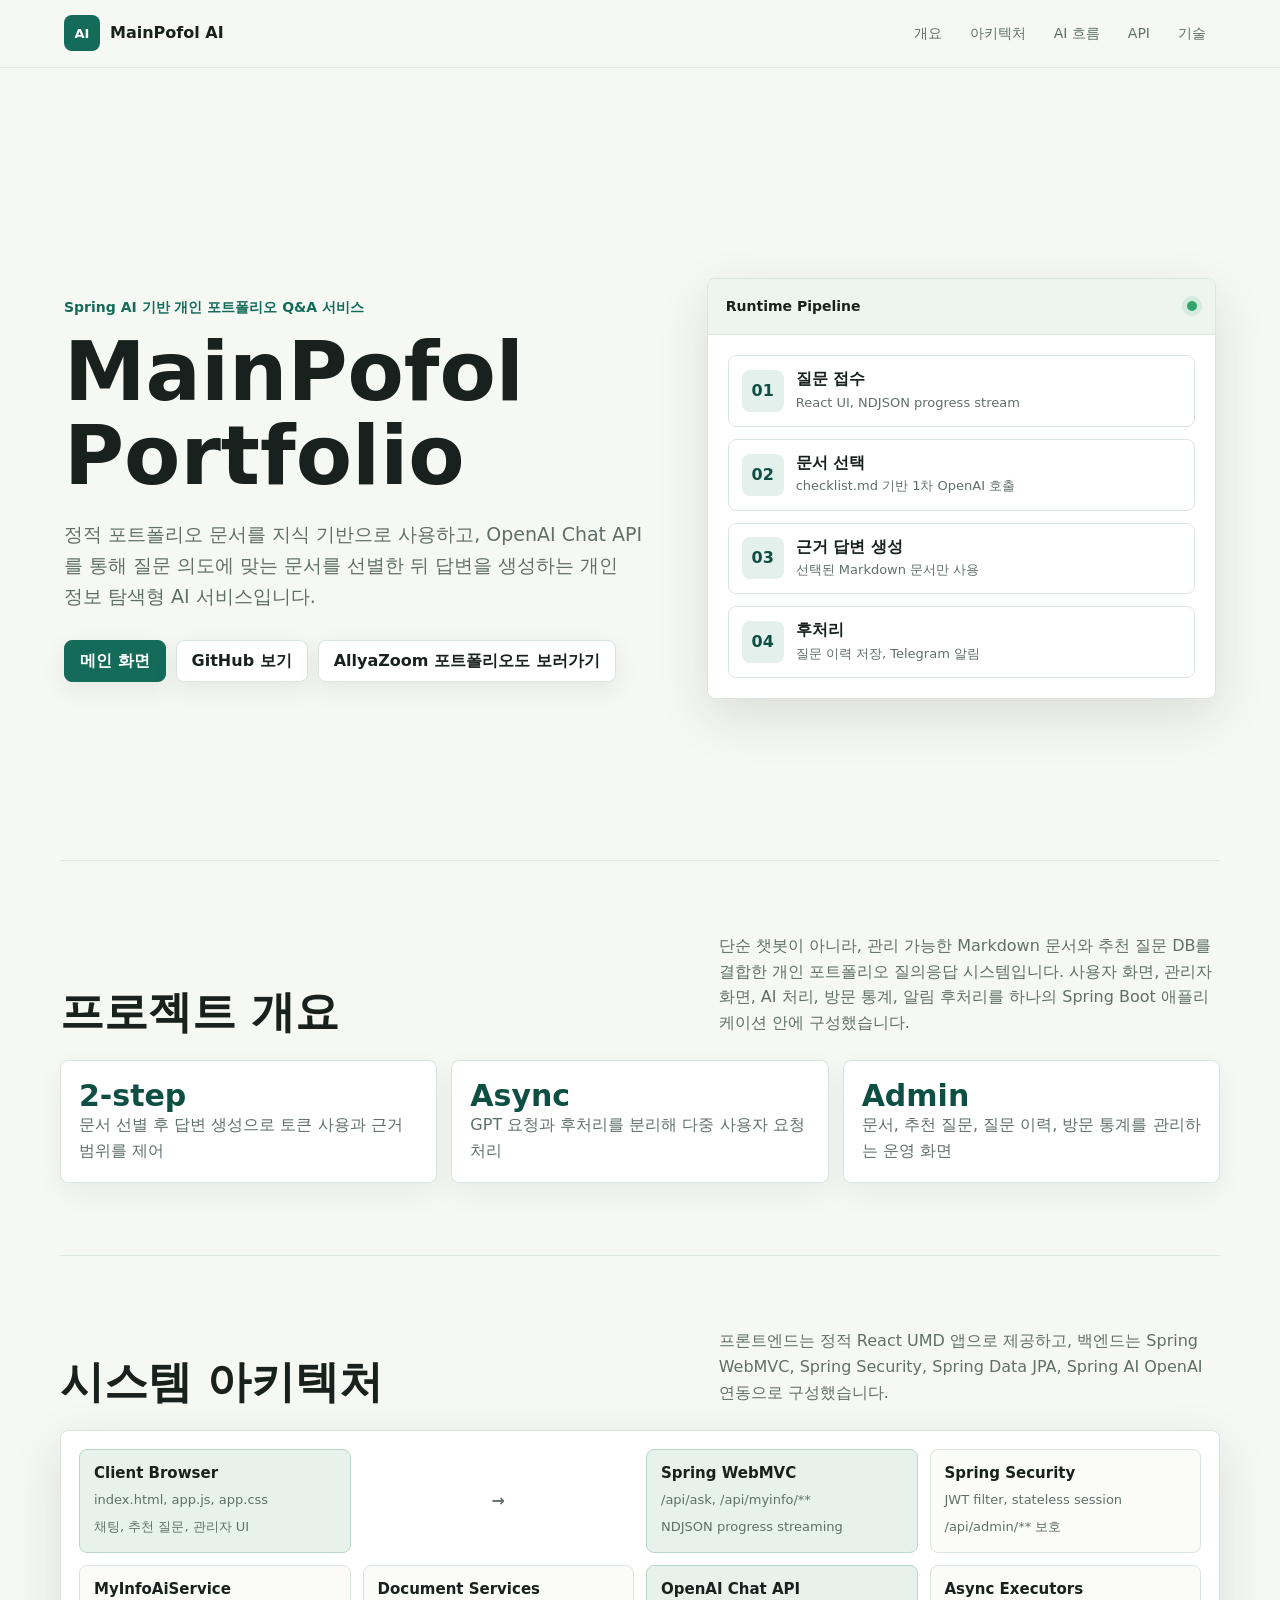
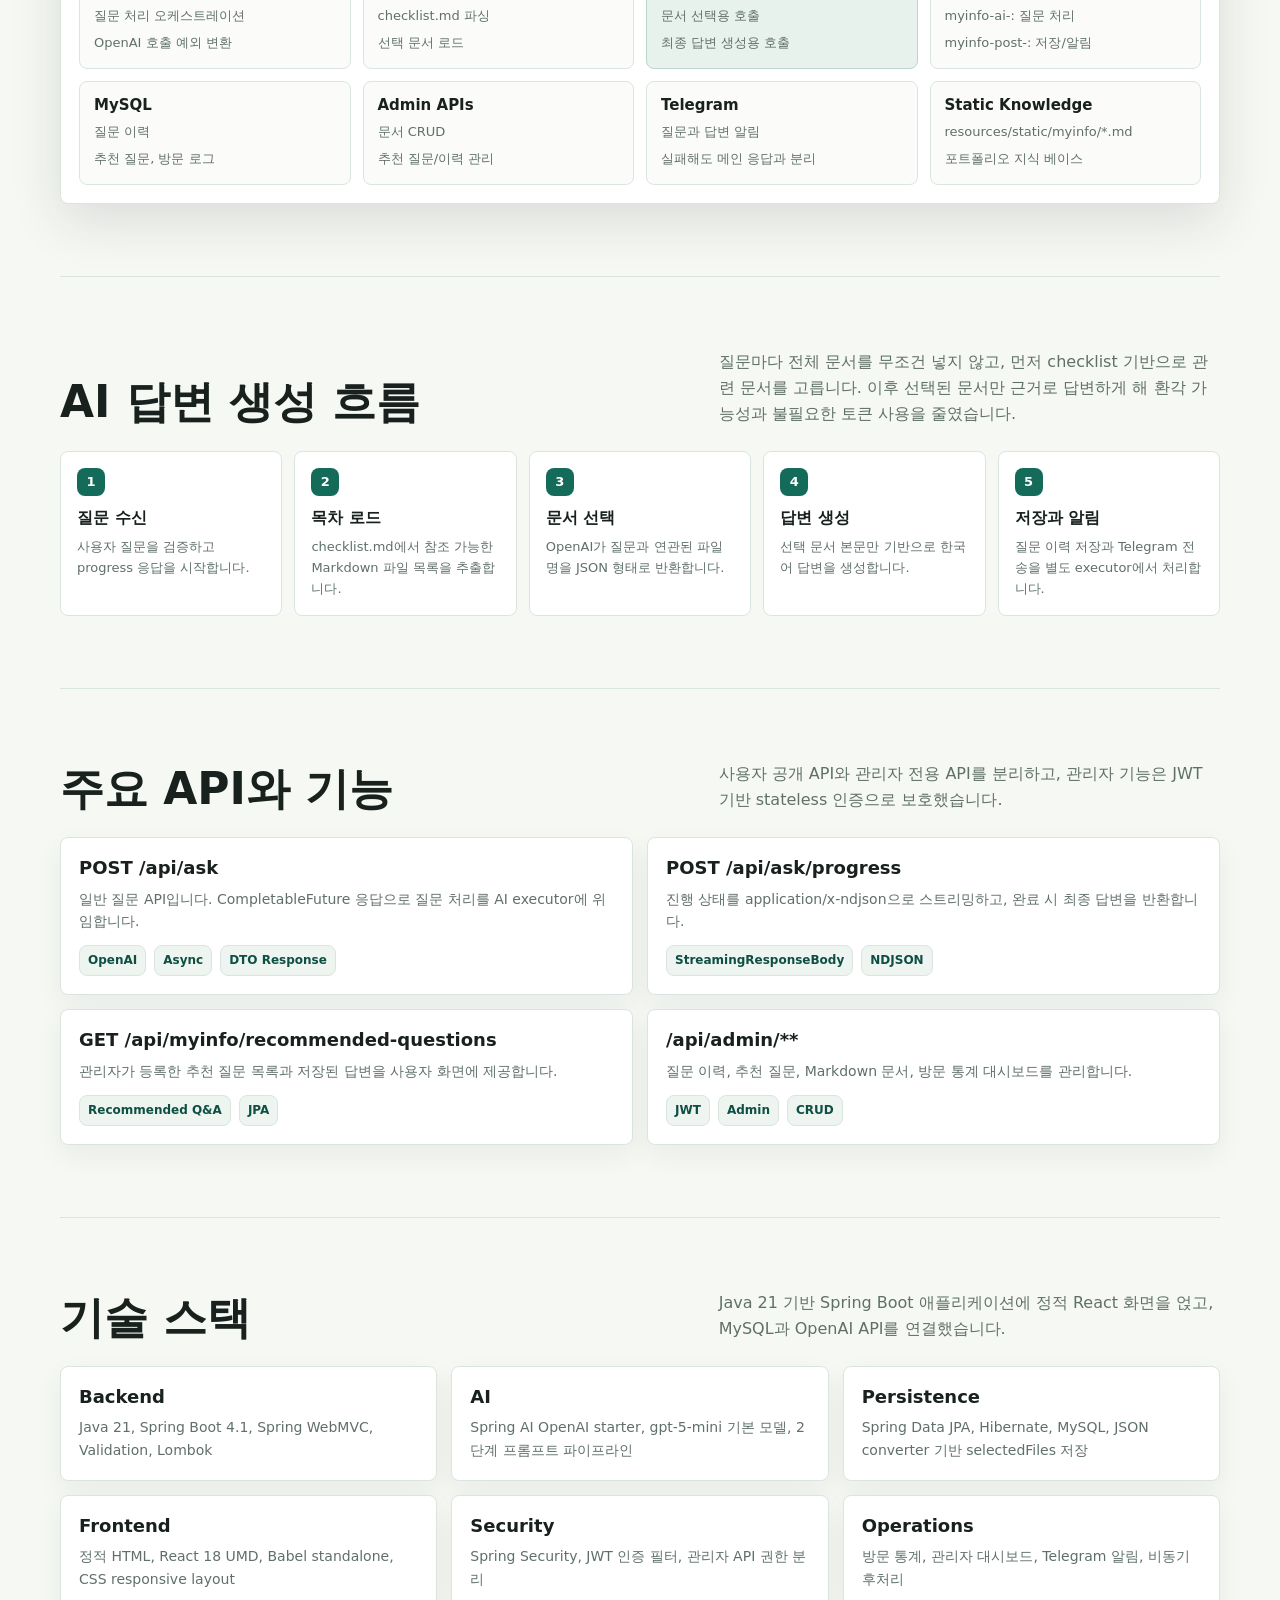
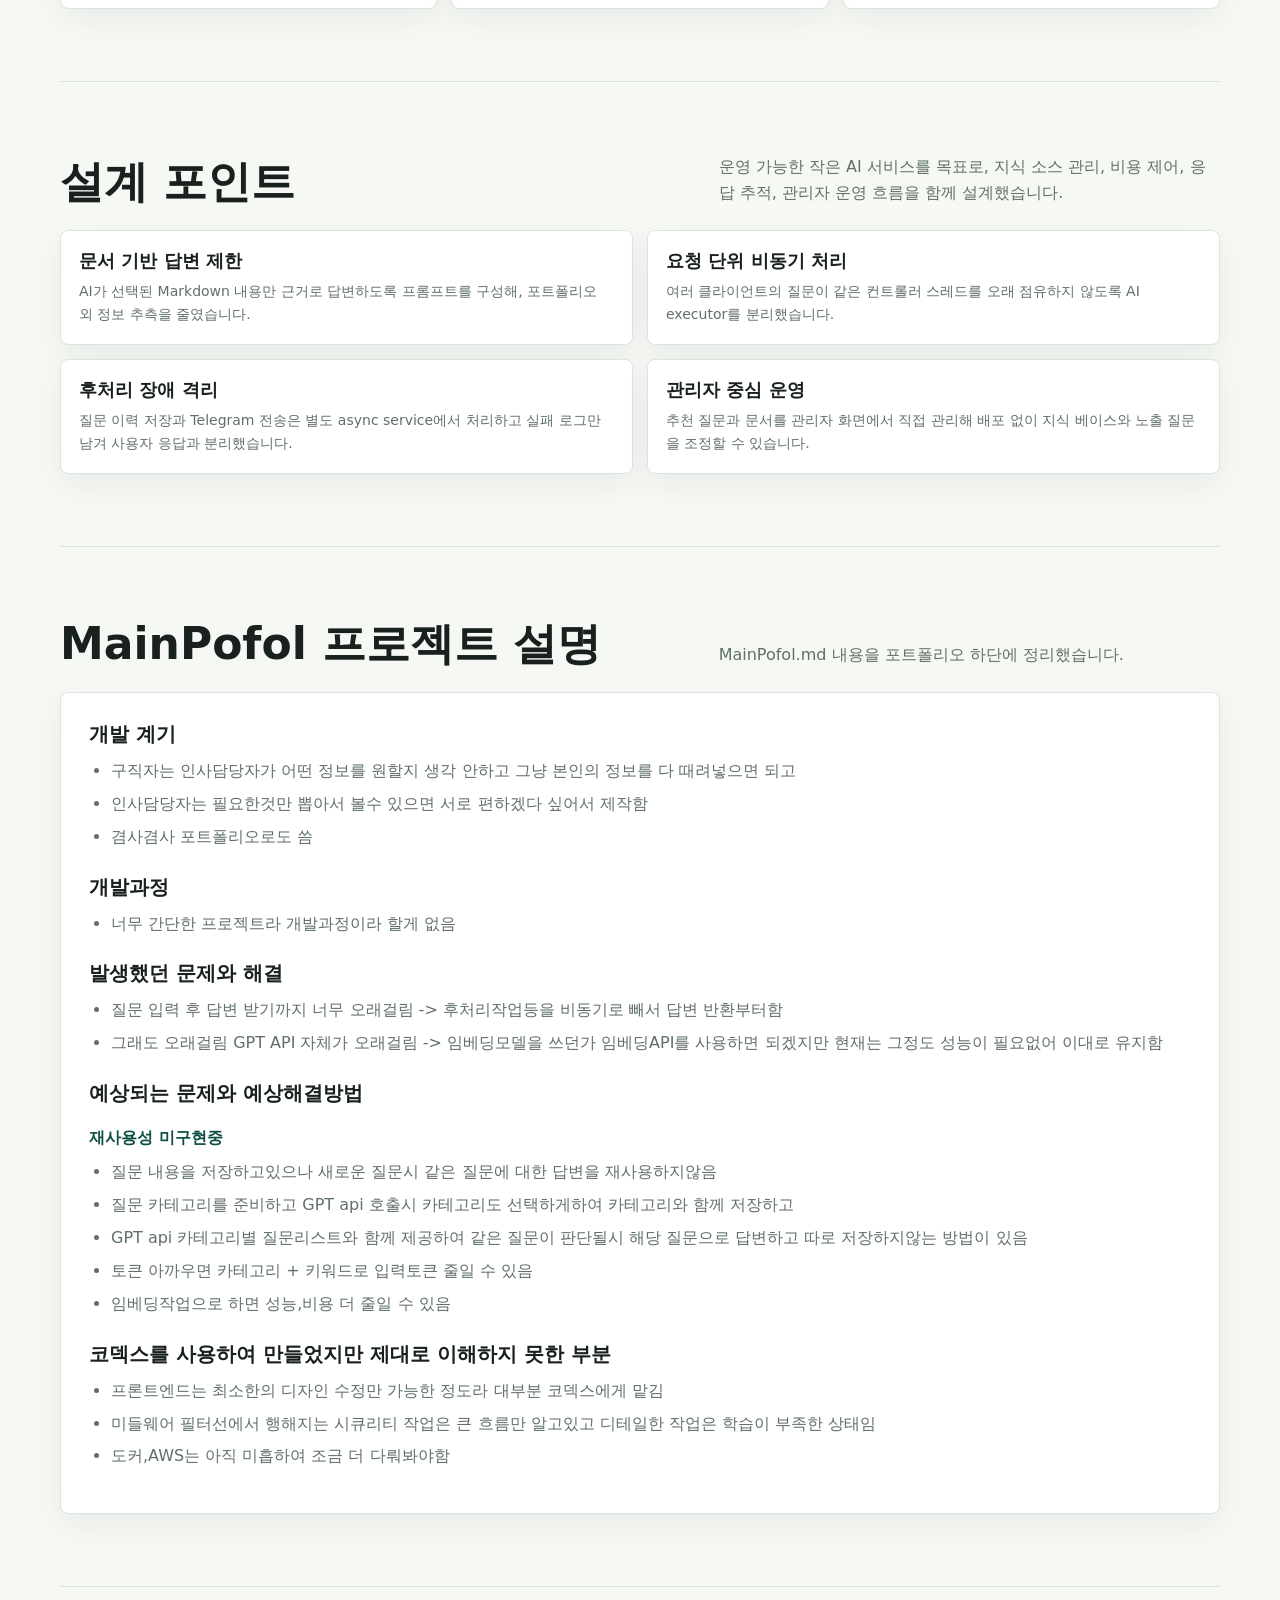
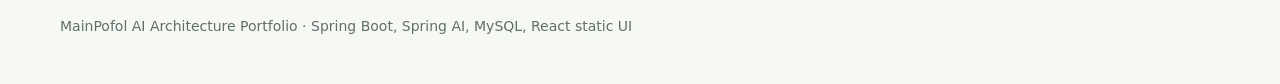
<file: src/main/resources/static/myinfo/subpofol/MainPofol_portfolio.html>
<!doctype html>
<html lang="ko">
<head>
    <meta charset="UTF-8">
    <meta name="viewport" content="width=device-width, initial-scale=1.0">
    <title>MainPofol AI Architecture Portfolio</title>
    <style>
        :root {
            color-scheme: light;
            --ink: #18211d;
            --muted: #607069;
            --line: #dbe5df;
            --paper: #f6f8f4;
            --surface: #ffffff;
            --surface-strong: #eef4ef;
            --accent: #146b5a;
            --accent-strong: #0e4f44;
            --warm: #c4603f;
            --blue: #315f8c;
            --shadow: 0 18px 52px rgba(24, 33, 29, 0.12);
        }

        * {
            box-sizing: border-box;
        }

        html {
            scroll-behavior: smooth;
        }

        body {
            margin: 0;
            background: var(--paper);
            color: var(--ink);
            font-family: "Pretendard", "Apple SD Gothic Neo", "Malgun Gothic", system-ui, sans-serif;
            line-height: 1.62;
        }

        a {
            color: inherit;
            text-decoration: none;
        }

        .topbar {
            position: sticky;
            top: 0;
            z-index: 20;
            min-height: 66px;
            display: flex;
            align-items: center;
            justify-content: space-between;
            gap: 22px;
            padding: 14px clamp(20px, 5vw, 72px);
            background: rgba(246, 248, 244, 0.92);
            border-bottom: 1px solid var(--line);
            backdrop-filter: blur(14px);
        }

        .brand {
            display: flex;
            align-items: center;
            gap: 10px;
            font-weight: 850;
            letter-spacing: 0;
        }

        .brand-mark {
            width: 36px;
            height: 36px;
            display: grid;
            place-items: center;
            border-radius: 8px;
            background: var(--accent);
            color: #ffffff;
            font-size: 13px;
        }

        .nav {
            display: flex;
            align-items: center;
            gap: 8px;
            color: var(--muted);
            font-size: 14px;
        }

        .nav a {
            padding: 8px 10px;
            border-radius: 8px;
        }

        .nav a:hover {
            background: var(--surface-strong);
            color: var(--ink);
        }

        .hero {
            min-height: 88vh;
            display: grid;
            align-items: center;
            padding: clamp(42px, 7vw, 84px) clamp(20px, 5vw, 72px) 34px;
        }

        .hero-inner {
            width: min(1160px, 100%);
            margin: 0 auto;
            display: grid;
            grid-template-columns: minmax(0, 1fr) minmax(360px, 0.88fr);
            gap: clamp(30px, 5vw, 64px);
            align-items: center;
        }

        .eyebrow {
            margin: 0 0 12px;
            color: var(--accent);
            font-size: 14px;
            font-weight: 800;
        }

        h1 {
            margin: 0;
            max-width: 760px;
            font-size: clamp(42px, 7vw, 82px);
            line-height: 1.02;
            letter-spacing: 0;
        }

        .hero-copy {
            max-width: 720px;
            margin: 22px 0 0;
            color: var(--muted);
            font-size: clamp(16px, 2vw, 19px);
        }

        .hero-actions {
            display: flex;
            flex-wrap: wrap;
            gap: 10px;
            margin-top: 28px;
        }

        .button {
            min-height: 42px;
            display: inline-flex;
            align-items: center;
            justify-content: center;
            border: 1px solid var(--line);
            border-radius: 8px;
            padding: 0 15px;
            background: var(--surface);
            font-weight: 750;
            box-shadow: 0 8px 24px rgba(24, 33, 29, 0.08);
        }

        .button.primary {
            background: var(--accent);
            border-color: var(--accent);
            color: #ffffff;
        }

        .hero-panel {
            border: 1px solid var(--line);
            border-radius: 8px;
            background: var(--surface);
            box-shadow: var(--shadow);
            overflow: hidden;
        }

        .panel-top {
            display: flex;
            align-items: center;
            justify-content: space-between;
            gap: 14px;
            padding: 16px 18px;
            border-bottom: 1px solid var(--line);
            background: var(--surface-strong);
        }

        .panel-title {
            font-size: 14px;
            font-weight: 850;
        }

        .status-dot {
            width: 10px;
            height: 10px;
            border-radius: 50%;
            background: #30a46c;
            box-shadow: 0 0 0 5px rgba(48, 164, 108, 0.13);
        }

        .flow-preview {
            padding: 20px;
            display: grid;
            gap: 12px;
        }

        .flow-card {
            display: grid;
            grid-template-columns: 42px minmax(0, 1fr);
            gap: 12px;
            align-items: center;
            border: 1px solid var(--line);
            border-radius: 8px;
            background: #ffffff;
            padding: 13px;
        }

        .flow-icon {
            width: 42px;
            height: 42px;
            display: grid;
            place-items: center;
            border-radius: 8px;
            background: #e4f0eb;
            color: var(--accent-strong);
            font-weight: 850;
        }

        .flow-name {
            font-weight: 850;
            line-height: 1.3;
        }

        .flow-meta {
            color: var(--muted);
            font-size: 13px;
            margin-top: 2px;
        }

        main {
            width: min(1160px, calc(100% - 40px));
            margin: 0 auto;
        }

        section {
            scroll-margin-top: 88px;
        }

        .section {
            padding: 72px 0;
            border-top: 1px solid var(--line);
        }

        .section-head {
            display: grid;
            grid-template-columns: minmax(0, 0.78fr) minmax(280px, 0.62fr);
            gap: 28px;
            align-items: end;
            margin-bottom: 24px;
        }

        h2 {
            margin: 0;
            font-size: clamp(28px, 4vw, 44px);
            line-height: 1.12;
            letter-spacing: 0;
        }

        .section-head p {
            margin: 0;
            color: var(--muted);
        }

        .metric-grid,
        .feature-grid,
        .stack-grid {
            display: grid;
            grid-template-columns: repeat(3, minmax(0, 1fr));
            gap: 14px;
        }

        .metric,
        .feature,
        .stack-card,
        .endpoint,
        .decision {
            border: 1px solid var(--line);
            border-radius: 8px;
            background: var(--surface);
            padding: 18px;
            box-shadow: 0 10px 28px rgba(24, 33, 29, 0.06);
        }

        .metric strong {
            display: block;
            font-size: 30px;
            line-height: 1.1;
            color: var(--accent-strong);
        }

        .metric span,
        .feature p,
        .stack-card p,
        .decision p,
        .endpoint p {
            color: var(--muted);
        }

        .feature h3,
        .stack-card h3,
        .decision h3,
        .endpoint h3 {
            margin: 0 0 8px;
            font-size: 18px;
            line-height: 1.3;
        }

        .feature p,
        .stack-card p,
        .decision p,
        .endpoint p {
            margin: 0;
            font-size: 14px;
        }

        .architecture {
            display: grid;
            gap: 12px;
            padding: 18px;
            border: 1px solid var(--line);
            border-radius: 8px;
            background: var(--surface);
            box-shadow: var(--shadow);
        }

        .arch-row {
            display: grid;
            grid-template-columns: repeat(4, minmax(0, 1fr));
            gap: 12px;
        }

        .arch-node {
            min-height: 104px;
            display: grid;
            align-content: start;
            gap: 6px;
            border: 1px solid var(--line);
            border-radius: 8px;
            background: #fbfcfa;
            padding: 14px;
        }

        .arch-node.emphasis {
            background: #e7f2ed;
            border-color: #b8d7ca;
        }

        .arch-node strong {
            font-size: 15px;
            line-height: 1.3;
        }

        .arch-node span {
            color: var(--muted);
            font-size: 13px;
        }

        .arch-arrow {
            display: grid;
            place-items: center;
            color: var(--muted);
            font-weight: 900;
        }

        .process {
            display: grid;
            grid-template-columns: repeat(5, minmax(0, 1fr));
            gap: 12px;
        }

        .step {
            position: relative;
            border: 1px solid var(--line);
            border-radius: 8px;
            background: var(--surface);
            padding: 16px;
        }

        .step-number {
            width: 28px;
            height: 28px;
            display: grid;
            place-items: center;
            border-radius: 8px;
            background: var(--accent);
            color: #ffffff;
            font-size: 13px;
            font-weight: 850;
            margin-bottom: 12px;
        }

        .step h3 {
            margin: 0 0 8px;
            font-size: 16px;
            line-height: 1.3;
        }

        .step p {
            margin: 0;
            color: var(--muted);
            font-size: 13px;
        }

        .endpoint-list,
        .decision-grid {
            display: grid;
            grid-template-columns: repeat(2, minmax(0, 1fr));
            gap: 14px;
        }

        .tag-list {
            display: flex;
            flex-wrap: wrap;
            gap: 8px;
            margin-top: 12px;
        }

        .tag {
            border: 1px solid var(--line);
            border-radius: 8px;
            background: var(--surface-strong);
            padding: 5px 8px;
            color: var(--accent-strong);
            font-size: 12px;
            font-weight: 750;
        }

        .footer {
            padding: 28px 0 46px;
            color: var(--muted);
            border-top: 1px solid var(--line);
            font-size: 14px;
        }

        @media (max-width: 920px) {
            .hero-inner,
            .section-head {
                grid-template-columns: 1fr;
            }

            .hero {
                min-height: auto;
            }

            .metric-grid,
            .feature-grid,
            .stack-grid,
            .endpoint-list,
            .decision-grid {
                grid-template-columns: 1fr;
            }

            .arch-row,
            .process {
                grid-template-columns: 1fr;
            }

            .arch-arrow {
                min-height: 18px;
            }
        }

        @media (max-width: 680px) {
            .topbar {
                align-items: flex-start;
                flex-direction: column;
            }

            .nav {
                width: 100%;
                overflow-x: auto;
                padding-bottom: 2px;
            }

            main {
                width: min(100% - 28px, 1160px);
            }
        }
    
        .portfolio-description {
            border-top: 1px solid var(--line);
        }

        .description-card {
            border: 1px solid var(--line);
            border-radius: 8px;
            background: var(--surface);
            padding: clamp(18px, 3vw, 28px);
            box-shadow: 0 10px 28px rgba(24, 33, 29, 0.06);
        }

        .description-card h3 {
            margin: 24px 0 10px;
            font-size: 20px;
            line-height: 1.35;
        }

        .description-card h3:first-child {
            margin-top: 0;
        }

        .description-card h4 {
            margin: 18px 0 8px;
            font-size: 16px;
            color: var(--accent-strong);
        }

        .description-card p,
        .description-card li {
            color: var(--muted);
        }

        .description-card ul {
            margin: 0 0 16px;
            padding-left: 22px;
        }

        .description-card li + li {
            margin-top: 7px;
        }

        .description-card code {
            border: 1px solid var(--line);
            border-radius: 6px;
            background: var(--surface-strong, #eef4ef);
            padding: 1px 5px;
            color: var(--accent-strong);
            font-size: 0.92em;
        }
    </style>
</head>
<body>
<header class="topbar">
    <a class="brand" href="#top" aria-label="MainPofol AI">
        <span class="brand-mark">AI</span>
        <span>MainPofol AI</span>
    </a>
    <nav class="nav" aria-label="페이지 이동">
        <a href="#overview">개요</a>
        <a href="#architecture">아키텍처</a>
        <a href="#flow">AI 흐름</a>
        <a href="#api">API</a>
        <a href="#stack">기술</a>
    </nav>
</header>

<div id="top" class="hero">
    <div class="hero-inner">
        <div>
            <p class="eyebrow">Spring AI 기반 개인 포트폴리오 Q&A 서비스</p>
            <h1>MainPofol Portfolio</h1>
            <p class="hero-copy">
                정적 포트폴리오 문서를 지식 기반으로 사용하고, OpenAI Chat API를 통해 질문 의도에 맞는 문서를 선별한 뒤
                답변을 생성하는 개인 정보 탐색형 AI 서비스입니다.
            </p>
            <div class="hero-actions">
                <a class="button primary" href="/">메인 화면</a>
                <a class="button" href="https://github.com/Roya1ity/mainpofol.git" target="_blank" rel="noopener noreferrer">GitHub 보기</a>
                <a class="button" href="/myinfo/subpofol/AllyaZoom_portpolio.html">AllyaZoom 포트폴리오도 보러가기</a>
            </div>
        </div>

        <aside class="hero-panel" aria-label="핵심 처리 흐름">
            <div class="panel-top">
                <div class="panel-title">Runtime Pipeline</div>
                <div class="status-dot" aria-hidden="true"></div>
            </div>
            <div class="flow-preview">
                <div class="flow-card">
                    <div class="flow-icon">01</div>
                    <div>
                        <div class="flow-name">질문 접수</div>
                        <div class="flow-meta">React UI, NDJSON progress stream</div>
                    </div>
                </div>
                <div class="flow-card">
                    <div class="flow-icon">02</div>
                    <div>
                        <div class="flow-name">문서 선택</div>
                        <div class="flow-meta">checklist.md 기반 1차 OpenAI 호출</div>
                    </div>
                </div>
                <div class="flow-card">
                    <div class="flow-icon">03</div>
                    <div>
                        <div class="flow-name">근거 답변 생성</div>
                        <div class="flow-meta">선택된 Markdown 문서만 사용</div>
                    </div>
                </div>
                <div class="flow-card">
                    <div class="flow-icon">04</div>
                    <div>
                        <div class="flow-name">후처리</div>
                        <div class="flow-meta">질문 이력 저장, Telegram 알림</div>
                    </div>
                </div>
            </div>
        </aside>
    </div>
</div>

<main>
    <section id="overview" class="section">
        <div class="section-head">
            <h2>프로젝트 개요</h2>
            <p>
                단순 챗봇이 아니라, 관리 가능한 Markdown 문서와 추천 질문 DB를 결합한 개인 포트폴리오 질의응답 시스템입니다.
                사용자 화면, 관리자 화면, AI 처리, 방문 통계, 알림 후처리를 하나의 Spring Boot 애플리케이션 안에 구성했습니다.
            </p>
        </div>
        <div class="metric-grid">
            <div class="metric">
                <strong>2-step</strong>
                <span>문서 선별 후 답변 생성으로 토큰 사용과 근거 범위를 제어</span>
            </div>
            <div class="metric">
                <strong>Async</strong>
                <span>GPT 요청과 후처리를 분리해 다중 사용자 요청 처리</span>
            </div>
            <div class="metric">
                <strong>Admin</strong>
                <span>문서, 추천 질문, 질문 이력, 방문 통계를 관리하는 운영 화면</span>
            </div>
        </div>
    </section>

    <section id="architecture" class="section">
        <div class="section-head">
            <h2>시스템 아키텍처</h2>
            <p>
                프론트엔드는 정적 React UMD 앱으로 제공하고, 백엔드는 Spring WebMVC, Spring Security, Spring Data JPA,
                Spring AI OpenAI 연동으로 구성했습니다.
            </p>
        </div>
        <div class="architecture">
            <div class="arch-row">
                <div class="arch-node emphasis">
                    <strong>Client Browser</strong>
                    <span>index.html, app.js, app.css</span>
                    <span>채팅, 추천 질문, 관리자 UI</span>
                </div>
                <div class="arch-arrow">→</div>
                <div class="arch-node emphasis">
                    <strong>Spring WebMVC</strong>
                    <span>/api/ask, /api/myinfo/**</span>
                    <span>NDJSON progress streaming</span>
                </div>
                <div class="arch-node">
                    <strong>Spring Security</strong>
                    <span>JWT filter, stateless session</span>
                    <span>/api/admin/** 보호</span>
                </div>
            </div>
            <div class="arch-row">
                <div class="arch-node">
                    <strong>MyInfoAiService</strong>
                    <span>질문 처리 오케스트레이션</span>
                    <span>OpenAI 호출 예외 변환</span>
                </div>
                <div class="arch-node">
                    <strong>Document Services</strong>
                    <span>checklist.md 파싱</span>
                    <span>선택 문서 로드</span>
                </div>
                <div class="arch-node emphasis">
                    <strong>OpenAI Chat API</strong>
                    <span>문서 선택용 호출</span>
                    <span>최종 답변 생성용 호출</span>
                </div>
                <div class="arch-node">
                    <strong>Async Executors</strong>
                    <span>myinfo-ai-: 질문 처리</span>
                    <span>myinfo-post-: 저장/알림</span>
                </div>
            </div>
            <div class="arch-row">
                <div class="arch-node">
                    <strong>MySQL</strong>
                    <span>질문 이력</span>
                    <span>추천 질문, 방문 로그</span>
                </div>
                <div class="arch-node">
                    <strong>Admin APIs</strong>
                    <span>문서 CRUD</span>
                    <span>추천 질문/이력 관리</span>
                </div>
                <div class="arch-node">
                    <strong>Telegram</strong>
                    <span>질문과 답변 알림</span>
                    <span>실패해도 메인 응답과 분리</span>
                </div>
                <div class="arch-node">
                    <strong>Static Knowledge</strong>
                    <span>resources/static/myinfo/*.md</span>
                    <span>포트폴리오 지식 베이스</span>
                </div>
            </div>
        </div>
    </section>

    <section id="flow" class="section">
        <div class="section-head">
            <h2>AI 답변 생성 흐름</h2>
            <p>
                질문마다 전체 문서를 무조건 넣지 않고, 먼저 checklist 기반으로 관련 문서를 고릅니다.
                이후 선택된 문서만 근거로 답변하게 해 환각 가능성과 불필요한 토큰 사용을 줄였습니다.
            </p>
        </div>
        <div class="process">
            <div class="step">
                <div class="step-number">1</div>
                <h3>질문 수신</h3>
                <p>사용자 질문을 검증하고 progress 응답을 시작합니다.</p>
            </div>
            <div class="step">
                <div class="step-number">2</div>
                <h3>목차 로드</h3>
                <p>checklist.md에서 참조 가능한 Markdown 파일 목록을 추출합니다.</p>
            </div>
            <div class="step">
                <div class="step-number">3</div>
                <h3>문서 선택</h3>
                <p>OpenAI가 질문과 연관된 파일명을 JSON 형태로 반환합니다.</p>
            </div>
            <div class="step">
                <div class="step-number">4</div>
                <h3>답변 생성</h3>
                <p>선택 문서 본문만 기반으로 한국어 답변을 생성합니다.</p>
            </div>
            <div class="step">
                <div class="step-number">5</div>
                <h3>저장과 알림</h3>
                <p>질문 이력 저장과 Telegram 전송을 별도 executor에서 처리합니다.</p>
            </div>
        </div>
    </section>

    <section id="api" class="section">
        <div class="section-head">
            <h2>주요 API와 기능</h2>
            <p>
                사용자 공개 API와 관리자 전용 API를 분리하고, 관리자 기능은 JWT 기반 stateless 인증으로 보호했습니다.
            </p>
        </div>
        <div class="endpoint-list">
            <div class="endpoint">
                <h3>POST /api/ask</h3>
                <p>일반 질문 API입니다. CompletableFuture 응답으로 질문 처리를 AI executor에 위임합니다.</p>
                <div class="tag-list">
                    <span class="tag">OpenAI</span>
                    <span class="tag">Async</span>
                    <span class="tag">DTO Response</span>
                </div>
            </div>
            <div class="endpoint">
                <h3>POST /api/ask/progress</h3>
                <p>진행 상태를 application/x-ndjson으로 스트리밍하고, 완료 시 최종 답변을 반환합니다.</p>
                <div class="tag-list">
                    <span class="tag">StreamingResponseBody</span>
                    <span class="tag">NDJSON</span>
                </div>
            </div>
            <div class="endpoint">
                <h3>GET /api/myinfo/recommended-questions</h3>
                <p>관리자가 등록한 추천 질문 목록과 저장된 답변을 사용자 화면에 제공합니다.</p>
                <div class="tag-list">
                    <span class="tag">Recommended Q&A</span>
                    <span class="tag">JPA</span>
                </div>
            </div>
            <div class="endpoint">
                <h3>/api/admin/**</h3>
                <p>질문 이력, 추천 질문, Markdown 문서, 방문 통계 대시보드를 관리합니다.</p>
                <div class="tag-list">
                    <span class="tag">JWT</span>
                    <span class="tag">Admin</span>
                    <span class="tag">CRUD</span>
                </div>
            </div>
        </div>
    </section>

    <section id="stack" class="section">
        <div class="section-head">
            <h2>기술 스택</h2>
            <p>
                Java 21 기반 Spring Boot 애플리케이션에 정적 React 화면을 얹고, MySQL과 OpenAI API를 연결했습니다.
            </p>
        </div>
        <div class="stack-grid">
            <div class="stack-card">
                <h3>Backend</h3>
                <p>Java 21, Spring Boot 4.1, Spring WebMVC, Validation, Lombok</p>
            </div>
            <div class="stack-card">
                <h3>AI</h3>
                <p>Spring AI OpenAI starter, gpt-5-mini 기본 모델, 2단계 프롬프트 파이프라인</p>
            </div>
            <div class="stack-card">
                <h3>Persistence</h3>
                <p>Spring Data JPA, Hibernate, MySQL, JSON converter 기반 selectedFiles 저장</p>
            </div>
            <div class="stack-card">
                <h3>Frontend</h3>
                <p>정적 HTML, React 18 UMD, Babel standalone, CSS responsive layout</p>
            </div>
            <div class="stack-card">
                <h3>Security</h3>
                <p>Spring Security, JWT 인증 필터, 관리자 API 권한 분리</p>
            </div>
            <div class="stack-card">
                <h3>Operations</h3>
                <p>방문 통계, 관리자 대시보드, Telegram 알림, 비동기 후처리</p>
            </div>
        </div>
    </section>

    <section class="section">
        <div class="section-head">
            <h2>설계 포인트</h2>
            <p>
                운영 가능한 작은 AI 서비스를 목표로, 지식 소스 관리, 비용 제어, 응답 추적, 관리자 운영 흐름을 함께 설계했습니다.
            </p>
        </div>
        <div class="decision-grid">
            <div class="decision">
                <h3>문서 기반 답변 제한</h3>
                <p>AI가 선택된 Markdown 내용만 근거로 답변하도록 프롬프트를 구성해, 포트폴리오 외 정보 추측을 줄였습니다.</p>
            </div>
            <div class="decision">
                <h3>요청 단위 비동기 처리</h3>
                <p>여러 클라이언트의 질문이 같은 컨트롤러 스레드를 오래 점유하지 않도록 AI executor를 분리했습니다.</p>
            </div>
            <div class="decision">
                <h3>후처리 장애 격리</h3>
                <p>질문 이력 저장과 Telegram 전송은 별도 async service에서 처리하고 실패 로그만 남겨 사용자 응답과 분리했습니다.</p>
            </div>
            <div class="decision">
                <h3>관리자 중심 운영</h3>
                <p>추천 질문과 문서를 관리자 화면에서 직접 관리해 배포 없이 지식 베이스와 노출 질문을 조정할 수 있습니다.</p>
            </div>
        </div>
    </section>
    <!-- portfolio-description:start -->
    <section class="section portfolio-description" aria-labelledby="portfolio-description-title">
        <div class="section-head">
            <h2 id="portfolio-description-title">MainPofol 프로젝트 설명</h2>
            <p>MainPofol.md 내용을 포트폴리오 하단에 정리했습니다.</p>
        </div>
        <div class="description-card">
            <h3>개발 계기</h3>
            <ul>
                <li>구직자는 인사담당자가 어떤 정보를 원할지 생각 안하고 그냥 본인의 정보를 다 때려넣으면 되고</li>
                <li>인사담당자는 필요한것만 뽑아서 볼수 있으면 서로 편하겠다 싶어서 제작함</li>
                <li>겸사겸사 포트폴리오로도 씀</li>
            </ul>
            <h3>개발과정</h3>
            <ul>
                <li>너무 간단한 프로젝트라 개발과정이라 할게 없음</li>
            </ul>
            <h3>발생했던 문제와 해결</h3>
            <ul>
                <li>질문 입력 후 답변 받기까지 너무 오래걸림 -&gt; 후처리작업등을 비동기로 빼서 답변 반환부터함</li>
                <li>그래도 오래걸림 GPT API 자체가 오래걸림 -&gt; 임베딩모델을 쓰던가 임베딩API를 사용하면 되겠지만 현재는 그정도 성능이 필요없어 이대로 유지함</li>
            </ul>
            <h3>예상되는 문제와 예상해결방법</h3>
            <h4>재사용성 미구현중</h4>
            <ul>
                <li>질문 내용을 저장하고있으나 새로운 질문시 같은 질문에 대한 답변을 재사용하지않음</li>
                <li>질문 카테고리를 준비하고 GPT api 호출시 카테고리도 선택하게하여 카테고리와 함께 저장하고</li>
                <li>GPT api 카테고리별 질문리스트와 함께 제공하여 같은 질문이 판단될시 해당 질문으로 답변하고 따로 저장하지않는 방법이 있음</li>
                <li>토큰 아까우면 카테고리 + 키워드로 입력토큰 줄일 수 있음</li>
                <li>임베딩작업으로 하면 성능,비용 더 줄일 수 있음</li>
            </ul>
            <h3>코덱스를 사용하여 만들었지만 제대로 이해하지 못한 부분</h3>
            <ul>
                <li>프론트엔드는 최소한의 디자인 수정만 가능한 정도라 대부분 코덱스에게 맡김</li>
                <li>미들웨어 필터선에서 행해지는 시큐리티 작업은 큰 흐름만 알고있고 디테일한 작업은 학습이 부족한 상태임</li>
                <li>도커,AWS는 아직 미흡하여 조금 더 다뤄봐야함</li>
            </ul>
        </div>
    </section>
    <!-- portfolio-description:end -->
    <footer class="footer">
        MainPofol AI Architecture Portfolio · Spring Boot, Spring AI, MySQL, React static UI
    </footer>
</main>
</body>
</html>
</file>
